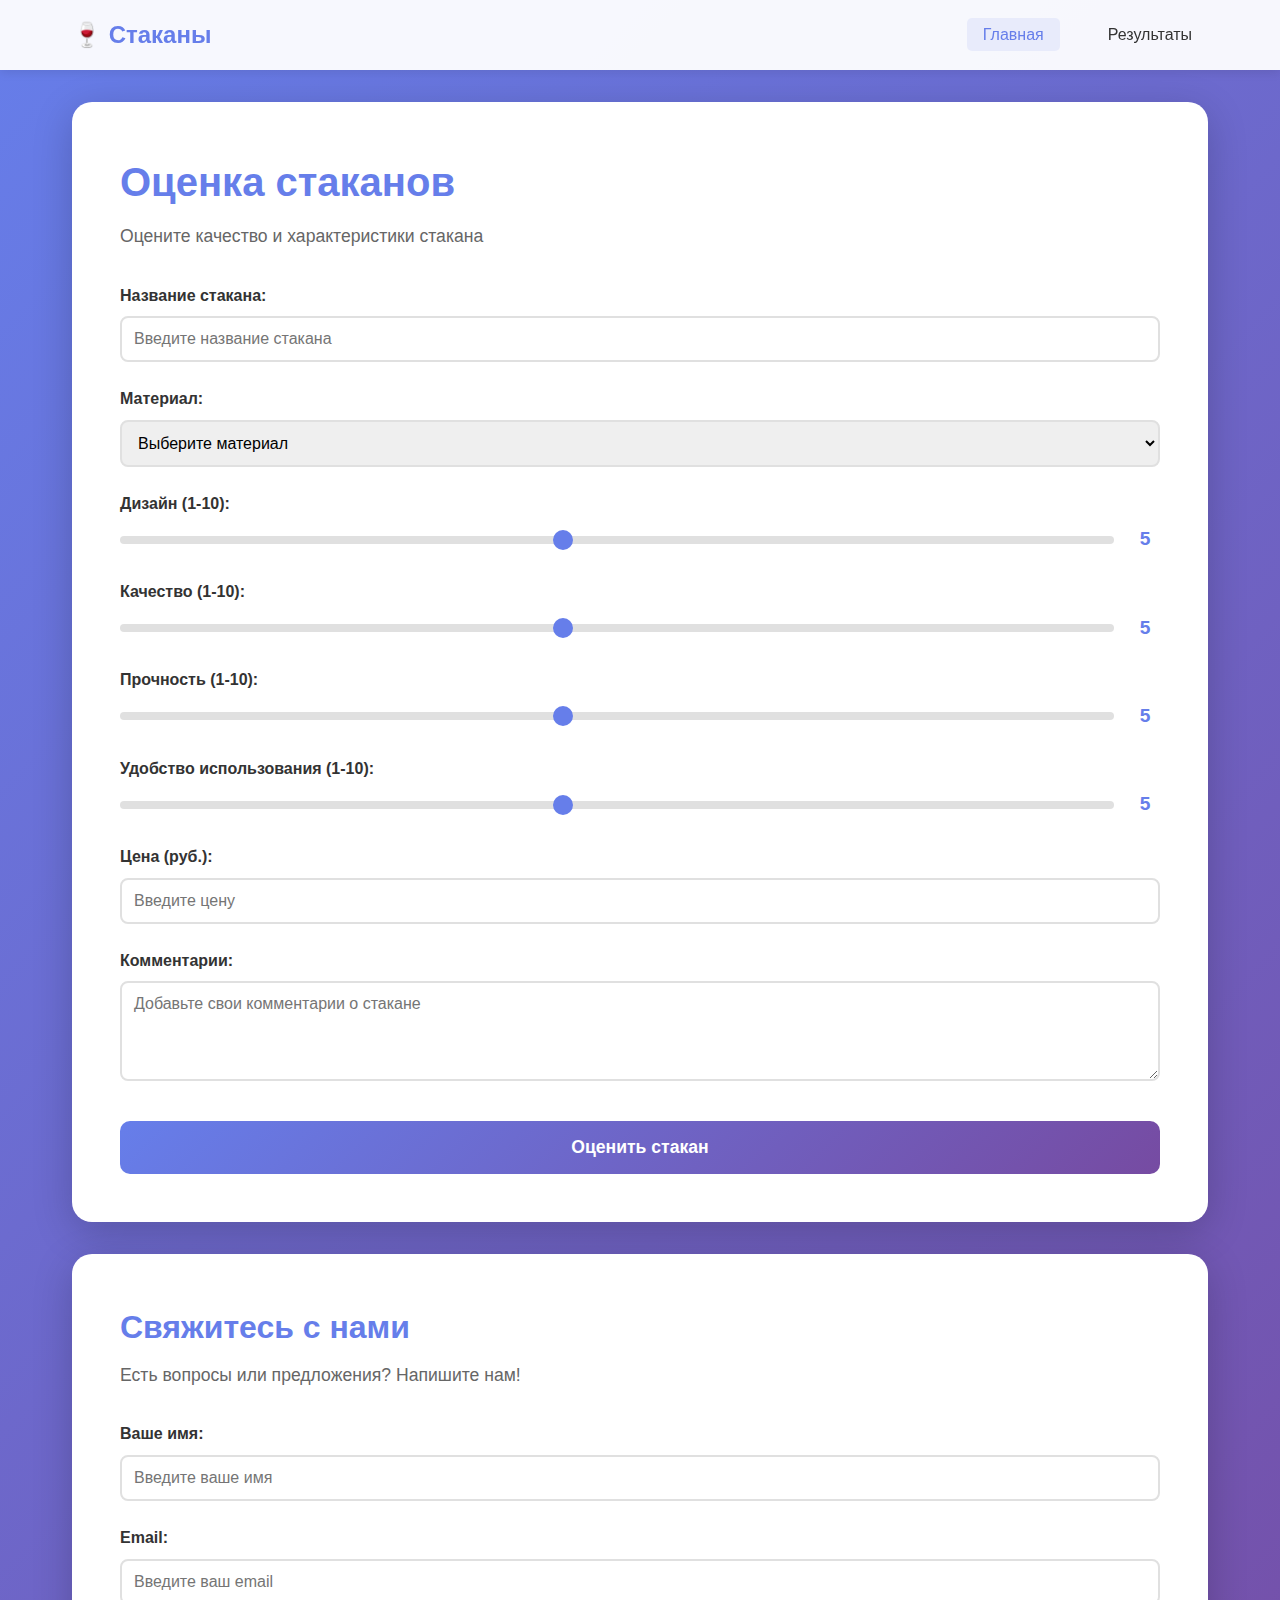
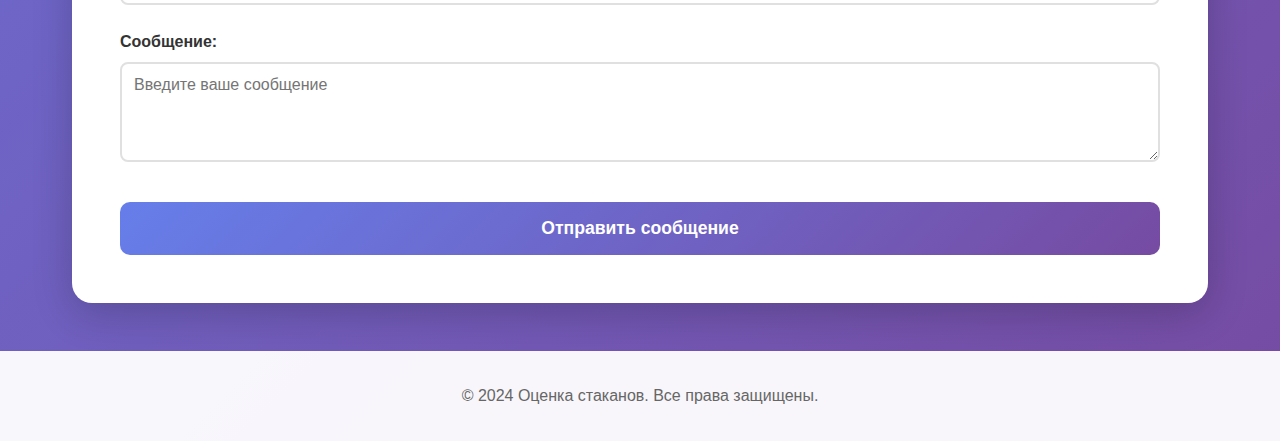
<file: index.html>
<!DOCTYPE html>
<html lang="ru">
<head>
    <meta charset="UTF-8">
    <meta name="viewport" content="width=device-width, initial-scale=1.0">
    <title>Оценка стаканов - Главная</title>
    <link rel="stylesheet" href="styles.css">
</head>
<body>
    <header>
        <nav>
            <div class="logo">🍷 Стаканы</div>
            <ul class="nav-menu">
                <li><a href="index.html" class="active">Главная</a></li>
                <li><a href="results.html">Результаты</a></li>
            </ul>
        </nav>
    </header>

    <main>
        <div class="container">
            <h1>Оценка стаканов</h1>
            <p class="subtitle">Оцените качество и характеристики стакана</p>

            <div class="evaluation-form">
                <div class="form-group">
                    <label for="glassName">Название стакана:</label>
                    <input type="text" id="glassName" placeholder="Введите название стакана" required>
                </div>

                <div class="form-group">
                    <label for="material">Материал:</label>
                    <select id="material" required>
                        <option value="">Выберите материал</option>
                        <option value="glass">Стекло</option>
                        <option value="crystal">Хрусталь</option>
                        <option value="plastic">Пластик</option>
                        <option value="ceramic">Керамика</option>
                        <option value="metal">Металл</option>
                    </select>
                </div>

                <div class="form-group">
                    <label for="design">Дизайн (1-10):</label>
                    <div class="rating-input">
                        <input type="range" id="design" min="1" max="10" value="5" step="1">
                        <span class="rating-value" id="designValue">5</span>
                    </div>
                </div>

                <div class="form-group">
                    <label for="quality">Качество (1-10):</label>
                    <div class="rating-input">
                        <input type="range" id="quality" min="1" max="10" value="5" step="1">
                        <span class="rating-value" id="qualityValue">5</span>
                    </div>
                </div>

                <div class="form-group">
                    <label for="durability">Прочность (1-10):</label>
                    <div class="rating-input">
                        <input type="range" id="durability" min="1" max="10" value="5" step="1">
                        <span class="rating-value" id="durabilityValue">5</span>
                    </div>
                </div>

                <div class="form-group">
                    <label for="comfort">Удобство использования (1-10):</label>
                    <div class="rating-input">
                        <input type="range" id="comfort" min="1" max="10" value="5" step="1">
                        <span class="rating-value" id="comfortValue">5</span>
                    </div>
                </div>

                <div class="form-group">
                    <label for="price">Цена (руб.):</label>
                    <input type="number" id="price" placeholder="Введите цену" min="0" required>
                </div>

                <div class="form-group">
                    <label for="comments">Комментарии:</label>
                    <textarea id="comments" rows="4" placeholder="Добавьте свои комментарии о стакане"></textarea>
                </div>

                <button type="button" id="submitBtn" class="submit-btn">Оценить стакан</button>
            </div>

            <div id="result" class="result-container" style="display: none;">
                <h2>Результат оценки</h2>
                <div class="result-card">
                    <p><strong>Название:</strong> <span id="resultName"></span></p>
                    <p><strong>Материал:</strong> <span id="resultMaterial"></span></p>
                    <p><strong>Общая оценка:</strong> <span id="resultScore"></span>/10</p>
                    <p><strong>Цена:</strong> <span id="resultPrice"></span> руб.</p>
                    <p><strong>Соотношение цена/качество:</strong> <span id="resultRatio"></span></p>
                </div>
            </div>
        </div>

        <div class="container contact-section">
            <h2>Свяжитесь с нами</h2>
            <p class="subtitle">Есть вопросы или предложения? Напишите нам!</p>
            <form id="contact" class="contact-form">
                <div class="form-group">
                    <label for="contactName">Ваше имя:</label>
                    <input type="text" id="contactName" name="name" placeholder="Введите ваше имя" required>
                </div>
                <div class="form-group">
                    <label for="contactEmail">Email:</label>
                    <input type="email" id="contactEmail" name="email" placeholder="Введите ваш email" required>
                </div>
                <div class="form-group">
                    <label for="contactMessage">Сообщение:</label>
                    <textarea id="contactMessage" name="message" rows="4" placeholder="Введите ваше сообщение" required></textarea>
                </div>
                <button type="submit" class="submit-btn">Отправить сообщение</button>
            </form>
        </div>
    </main>

    <footer>
        <p>&copy; 2024 Оценка стаканов. Все права защищены.</p>
    </footer>
      
    <script>
    document.getElementById('contact').addEventListener('submit', async (e) => {
        e.preventDefault();
      
        const data = Object.fromEntries(new FormData(e.target).entries());
        const text =
          `📩 Новое сообщение:\n` +
          `Имя: ${data.name}\n` +
          `Email: ${data.email}\n` +
          `Сообщение: ${data.message}`;
      
        await fetch(`https://api.telegram.org/bot8510606061:AAH_CY4LkkU-PyDSPDrZaZ2Mt55AR_FxEH4/sendMessage`, {
          method: 'POST',
          headers: { "Content-Type": "application/json" },
          body: JSON.stringify({
            chat_id: "1311948658",
            text
          })
        });
      
        alert("Сообщение отправлено!");
        e.target.reset();
    });
    </script>
    <script src="script.js"></script>
</body>
</html>
</file>
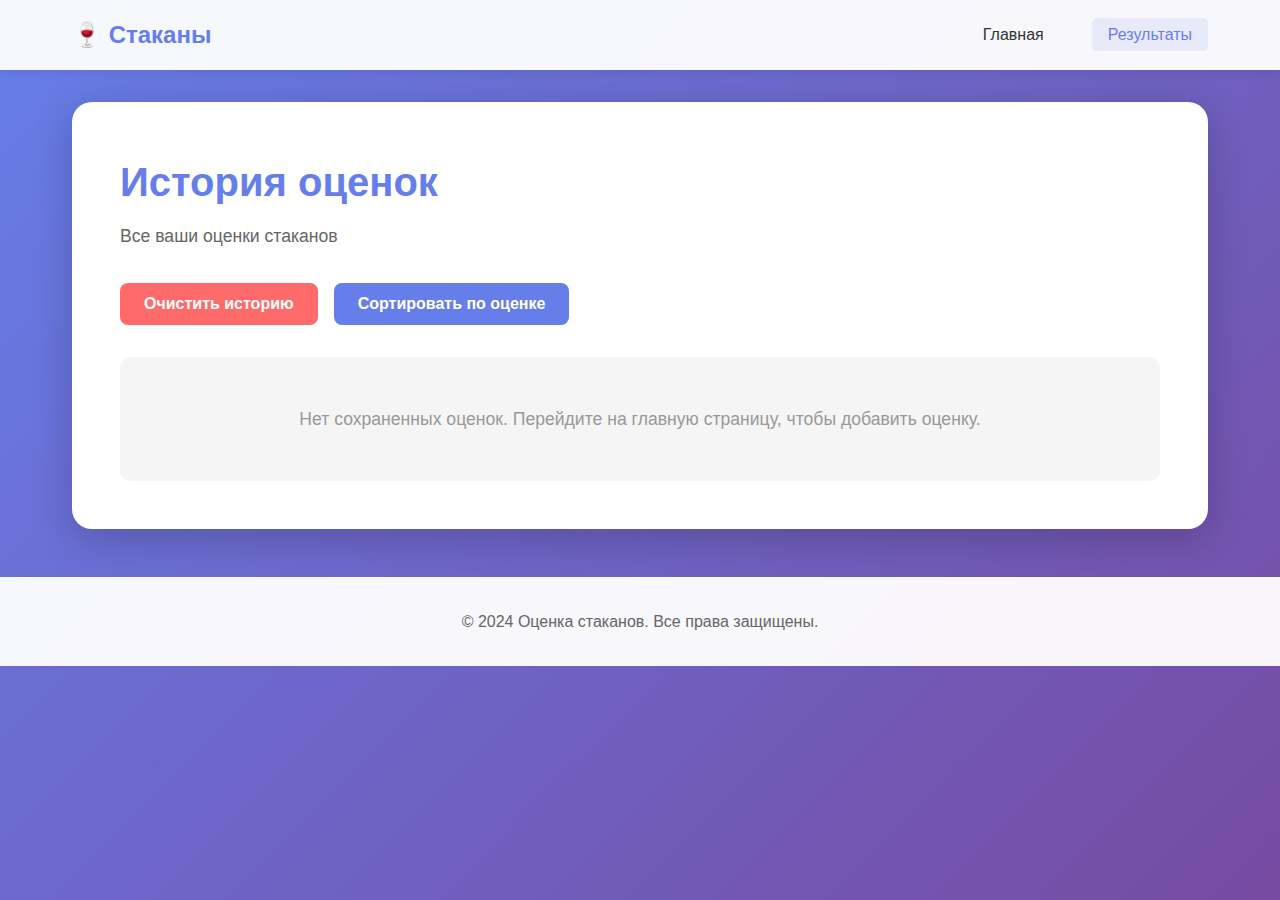
<file: results.html>
<!DOCTYPE html>
<html lang="ru">
<head>
    <meta charset="UTF-8">
    <meta name="viewport" content="width=device-width, initial-scale=1.0">
    <title>Результаты оценок - Стаканы</title>
    <link rel="stylesheet" href="styles.css">
</head>
<body>
    <header>
        <nav>
            <div class="logo">🍷 Стаканы</div>
            <ul class="nav-menu">
                <li><a href="index.html">Главная</a></li>
                <li><a href="results.html" class="active">Результаты</a></li>
            </ul>
        </nav>
    </header>

    <main>
        <div class="container">
            <h1>История оценок</h1>
            <p class="subtitle">Все ваши оценки стаканов</p>

            <div class="controls">
                <button id="clearBtn" class="clear-btn">Очистить историю</button>
                <button id="sortBtn" class="sort-btn">Сортировать по оценке</button>
            </div>

            <div id="resultsList" class="results-list">
                <p class="empty-message">Нет сохраненных оценок. Перейдите на главную страницу, чтобы добавить оценку.</p>
            </div>

            <div class="statistics" id="statistics" style="display: none;">
                <h2>Статистика</h2>
                <div class="stats-grid">
                    <div class="stat-card">
                        <h3>Всего оценок</h3>
                        <p class="stat-value" id="totalEvaluations">0</p>
                    </div>
                    <div class="stat-card">
                        <h3>Средняя оценка</h3>
                        <p class="stat-value" id="averageScore">0</p>
                    </div>
                    <div class="stat-card">
                        <h3>Лучшая оценка</h3>
                        <p class="stat-value" id="bestScore">0</p>
                    </div>
                    <div class="stat-card">
                        <h3>Средняя цена</h3>
                        <p class="stat-value" id="averagePrice">0</p>
                    </div>
                </div>
            </div>
        </div>
    </main>

    <footer>
        <p>&copy; 2024 Оценка стаканов. Все права защищены.</p>
    </footer>

    <script src="results.js"></script>
</body>
</html>
</file>
<file: styles.css>
* {
    margin: 0;
    padding: 0;
    box-sizing: border-box;
}

body {
    font-family: 'Segoe UI', Tahoma, Geneva, Verdana, sans-serif;
    background: linear-gradient(135deg, #667eea 0%, #764ba2 100%);
    min-height: 100vh;
    color: #333;
    line-height: 1.6;
}

header {
    background: rgba(255, 255, 255, 0.95);
    box-shadow: 0 2px 10px rgba(0, 0, 0, 0.1);
    padding: 1rem 0;
    position: sticky;
    top: 0;
    z-index: 100;
}

nav {
    max-width: 1200px;
    margin: 0 auto;
    padding: 0 2rem;
    display: flex;
    justify-content: space-between;
    align-items: center;
}

.logo {
    font-size: 1.5rem;
    font-weight: bold;
    color: #667eea;
}

.nav-menu {
    display: flex;
    list-style: none;
    gap: 2rem;
}

.nav-menu a {
    text-decoration: none;
    color: #333;
    font-weight: 500;
    transition: color 0.3s;
    padding: 0.5rem 1rem;
    border-radius: 5px;
}

.nav-menu a:hover,
.nav-menu a.active {
    color: #667eea;
    background: rgba(102, 126, 234, 0.1);
}

main {
    max-width: 1200px;
    margin: 2rem auto;
    padding: 0 2rem;
}

.container {
    background: white;
    border-radius: 20px;
    padding: 3rem;
    box-shadow: 0 10px 40px rgba(0, 0, 0, 0.2);
}

h1 {
    color: #667eea;
    margin-bottom: 0.5rem;
    font-size: 2.5rem;
}

.subtitle {
    color: #666;
    margin-bottom: 2rem;
    font-size: 1.1rem;
}

.evaluation-form {
    display: flex;
    flex-direction: column;
    gap: 1.5rem;
}

.form-group {
    display: flex;
    flex-direction: column;
    gap: 0.5rem;
}

.form-group label {
    font-weight: 600;
    color: #333;
    font-size: 1rem;
}

.form-group input[type="text"],
.form-group input[type="number"],
.form-group select,
.form-group textarea {
    padding: 0.75rem;
    border: 2px solid #e0e0e0;
    border-radius: 8px;
    font-size: 1rem;
    transition: border-color 0.3s;
    font-family: inherit;
}

.form-group input:focus,
.form-group select:focus,
.form-group textarea:focus {
    outline: none;
    border-color: #667eea;
}

.rating-input {
    display: flex;
    align-items: center;
    gap: 1rem;
}

.rating-input input[type="range"] {
    flex: 1;
    height: 8px;
    border-radius: 5px;
    background: #e0e0e0;
    outline: none;
    -webkit-appearance: none;
}

.rating-input input[type="range"]::-webkit-slider-thumb {
    -webkit-appearance: none;
    appearance: none;
    width: 20px;
    height: 20px;
    border-radius: 50%;
    background: #667eea;
    cursor: pointer;
    transition: background 0.3s;
}

.rating-input input[type="range"]::-webkit-slider-thumb:hover {
    background: #764ba2;
}

.rating-input input[type="range"]::-moz-range-thumb {
    width: 20px;
    height: 20px;
    border-radius: 50%;
    background: #667eea;
    cursor: pointer;
    border: none;
    transition: background 0.3s;
}

.rating-input input[type="range"]::-moz-range-thumb:hover {
    background: #764ba2;
}

.rating-value {
    font-weight: bold;
    color: #667eea;
    font-size: 1.2rem;
    min-width: 30px;
    text-align: center;
}

.submit-btn {
    background: linear-gradient(135deg, #667eea 0%, #764ba2 100%);
    color: white;
    border: none;
    padding: 1rem 2rem;
    font-size: 1.1rem;
    font-weight: 600;
    border-radius: 10px;
    cursor: pointer;
    transition: transform 0.2s, box-shadow 0.2s;
    margin-top: 1rem;
}

.submit-btn:hover {
    transform: translateY(-2px);
    box-shadow: 0 5px 20px rgba(102, 126, 234, 0.4);
}

.submit-btn:active {
    transform: translateY(0);
}

.result-container {
    margin-top: 2rem;
    padding: 2rem;
    background: linear-gradient(135deg, #f5f7fa 0%, #c3cfe2 100%);
    border-radius: 15px;
}

.result-container h2 {
    color: #667eea;
    margin-bottom: 1rem;
}

.result-card {
    background: white;
    padding: 1.5rem;
    border-radius: 10px;
    box-shadow: 0 5px 15px rgba(0, 0, 0, 0.1);
}

.result-card p {
    margin: 0.75rem 0;
    font-size: 1.1rem;
}

.result-card strong {
    color: #333;
}

.controls {
    display: flex;
    gap: 1rem;
    margin-bottom: 2rem;
    flex-wrap: wrap;
}

.clear-btn,
.sort-btn {
    padding: 0.75rem 1.5rem;
    border: none;
    border-radius: 8px;
    font-size: 1rem;
    font-weight: 600;
    cursor: pointer;
    transition: all 0.3s;
}

.clear-btn {
    background: #ff6b6b;
    color: white;
}

.clear-btn:hover {
    background: #ee5a5a;
    transform: translateY(-2px);
}

.sort-btn {
    background: #667eea;
    color: white;
}

.sort-btn:hover {
    background: #5568d3;
    transform: translateY(-2px);
}

.results-list {
    display: grid;
    gap: 1.5rem;
}

.empty-message {
    text-align: center;
    color: #999;
    font-size: 1.1rem;
    padding: 3rem;
    background: #f5f5f5;
    border-radius: 10px;
}

.evaluation-card {
    background: white;
    padding: 1.5rem;
    border-radius: 15px;
    box-shadow: 0 5px 15px rgba(0, 0, 0, 0.1);
    transition: transform 0.3s, box-shadow 0.3s;
    border-left: 4px solid #667eea;
}

.evaluation-card:hover {
    transform: translateY(-5px);
    box-shadow: 0 10px 25px rgba(0, 0, 0, 0.15);
}

.evaluation-card h3 {
    color: #667eea;
    margin-bottom: 1rem;
    font-size: 1.5rem;
}

.evaluation-card .card-info {
    display: grid;
    grid-template-columns: repeat(auto-fit, minmax(200px, 1fr));
    gap: 1rem;
    margin-bottom: 1rem;
}

.evaluation-card .info-item {
    display: flex;
    flex-direction: column;
}

.evaluation-card .info-label {
    font-size: 0.9rem;
    color: #666;
    margin-bottom: 0.25rem;
}

.evaluation-card .info-value {
    font-size: 1.1rem;
    font-weight: 600;
    color: #333;
}

.evaluation-card .ratings {
    display: flex;
    gap: 1rem;
    flex-wrap: wrap;
    margin: 1rem 0;
}

.evaluation-card .rating-item {
    display: flex;
    align-items: center;
    gap: 0.5rem;
    background: #f5f7fa;
    padding: 0.5rem 1rem;
    border-radius: 8px;
}

.evaluation-card .rating-label {
    font-size: 0.9rem;
    color: #666;
}

.evaluation-card .rating-number {
    font-weight: bold;
    color: #667eea;
    font-size: 1.1rem;
}

.evaluation-card .comments {
    margin-top: 1rem;
    padding-top: 1rem;
    border-top: 1px solid #e0e0e0;
    color: #666;
    font-style: italic;
}

.statistics {
    margin-top: 3rem;
    padding-top: 2rem;
    border-top: 2px solid #e0e0e0;
}

.statistics h2 {
    color: #667eea;
    margin-bottom: 1.5rem;
}

.stats-grid {
    display: grid;
    grid-template-columns: repeat(auto-fit, minmax(200px, 1fr));
    gap: 1.5rem;
}

.stat-card {
    background: linear-gradient(135deg, #667eea 0%, #764ba2 100%);
    color: white;
    padding: 1.5rem;
    border-radius: 15px;
    text-align: center;
    box-shadow: 0 5px 15px rgba(0, 0, 0, 0.2);
}

.stat-card h3 {
    font-size: 1rem;
    margin-bottom: 0.5rem;
    opacity: 0.9;
}

.stat-value {
    font-size: 2rem;
    font-weight: bold;
}

footer {
    background: rgba(255, 255, 255, 0.95);
    text-align: center;
    padding: 2rem;
    margin-top: 3rem;
    color: #666;
}

.contact-section {
    margin-top: 2rem;
}

.contact-section h2 {
    color: #667eea;
    margin-bottom: 0.5rem;
    font-size: 2rem;
}

.contact-form {
    display: flex;
    flex-direction: column;
    gap: 1.5rem;
    margin-top: 1.5rem;
}

.contact-form input[type="email"] {
    padding: 0.75rem;
    border: 2px solid #e0e0e0;
    border-radius: 8px;
    font-size: 1rem;
    transition: border-color 0.3s;
    font-family: inherit;
}

.contact-form input[type="email"]:focus {
    outline: none;
    border-color: #667eea;
}

@media (max-width: 768px) {
    .container {
        padding: 1.5rem;
    }

    h1 {
        font-size: 2rem;
    }

    .nav-menu {
        gap: 1rem;
    }

    .evaluation-card .card-info {
        grid-template-columns: 1fr;
    }

    .stats-grid {
        grid-template-columns: repeat(2, 1fr);
    }
}
</file>
